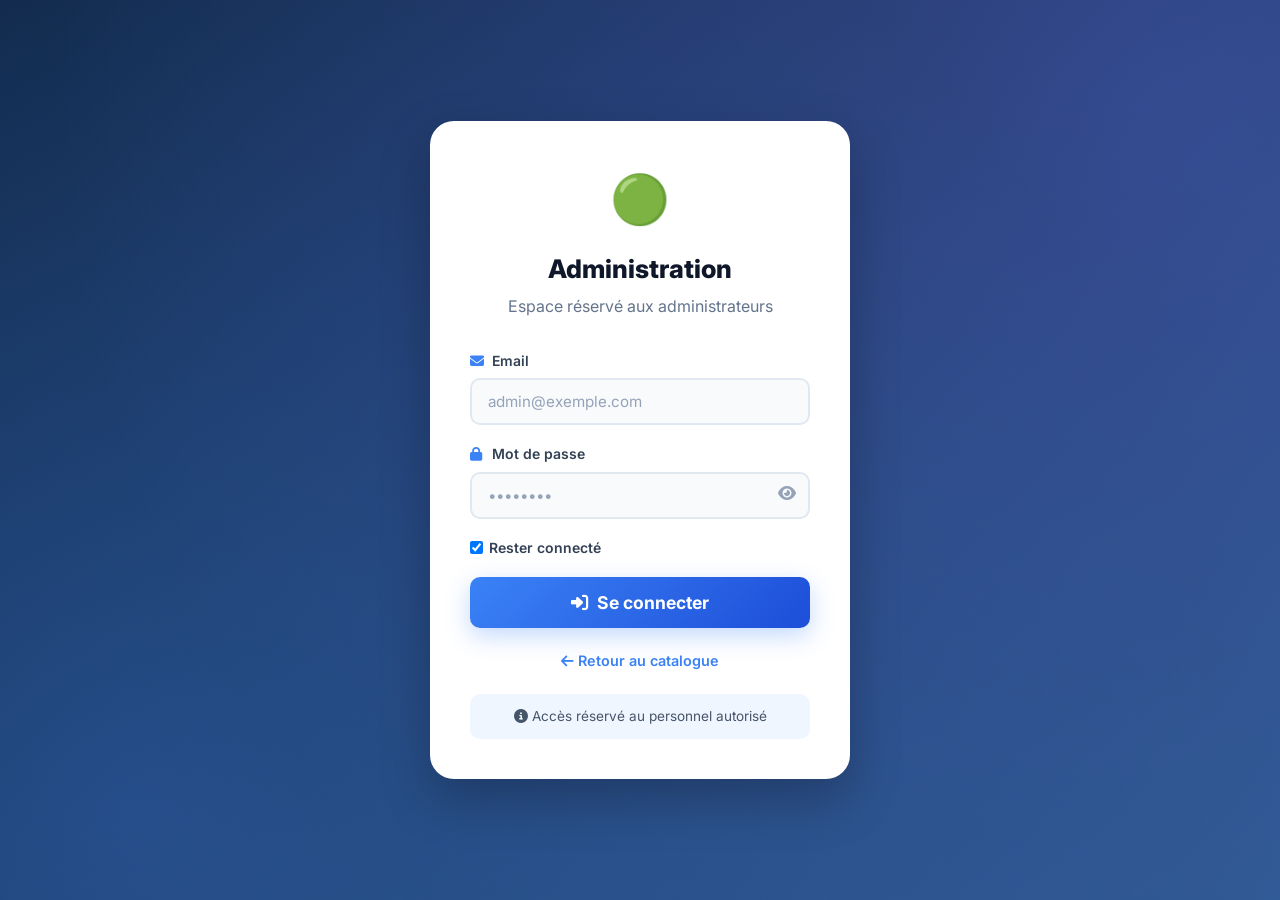
<file: admin.html>
<!DOCTYPE html>
<html lang="fr">
<head>
    <meta charset="UTF-8">
    <meta name="viewport" content="width=device-width, initial-scale=1.0">
    <title>Administration - MOKAMBO PARKING AUTO ONLINE 🟢</title>
    <link rel="stylesheet" href="styles.css">
    <link rel="stylesheet" href="https://cdnjs.cloudflare.com/ajax/libs/font-awesome/6.5.1/css/all.min.css">
</head>
<body>
    <nav class="navbar">
        <div class="nav-container">
            <div class="logo">
                <span class="logo-icon">🟢</span>
                <div class="logo-text">
                    <h1>MOKAMBO PARKING</h1>
                    <span class="logo-subtitle">ADMINISTRATION</span>
                </div>
            </div>
            <div class="nav-links">
                <div id="userInfo" class="user-info-badge"></div>
                <a href="index.html"><i class="fas fa-store"></i> Site</a>
                <a href="admin.html" class="active"><i class="fas fa-cogs"></i> Admin</a>
                <a href="#" onclick="auth.logout()" class="logout-btn"><i class="fas fa-sign-out-alt"></i></a>
            </div>
        </div>
    </nav>

    <div id="adminContent">
        <div id="sessionCheck" class="session-error" style="display: none;">
            <div class="container">
                <i class="fas fa-lock"></i>
                <h2>Accès non autorisé</h2>
                <p>Vous devez être connecté pour accéder à cette page.</p>
                <a href="login.html" class="btn-primary">Se connecter</a>
            </div>
        </div>

        <div id="adminDashboard">
            <section class="admin-section">
                <div class="container">
                    <div class="admin-tabs">
                        <button class="tab-btn active" onclick="switchTab('articles')"><i class="fas fa-car"></i> Articles</button>
                        <button class="tab-btn" onclick="switchTab('orders')"><i class="fas fa-shopping-cart"></i> Commandes <span id="ordersBadge" class="tab-badge" style="display: none;">0</span></button>
                        <button class="tab-btn" onclick="switchTab('users')" id="usersTabBtn" style="display: none;"><i class="fas fa-users"></i> Utilisateurs</button>
                        <button class="tab-btn" onclick="switchTab('settings')"><i class="fas fa-cog"></i> Paramètres</button>
                        <button class="tab-btn" onclick="switchTab('password')"><i class="fas fa-key"></i> Mot de passe</button>
                        <button class="tab-btn refresh-btn" id="refreshSiteBtn" onclick="forceRefreshSite()" title="Forcer la mise à jour pour tous les visiteurs"><i class="fas fa-sync-alt"></i> Actualiser le site</button>
                    </div>

                    <!-- Onglet Articles -->
                    <div id="articlesTab" class="tab-content active">
                        <div class="admin-card-form">
                            <h3 id="formTitle"><i class="fas fa-plus-circle"></i> Ajouter un article</h3>
                            <form id="itemForm">
                                <input type="hidden" id="itemId">
                                <div class="form-row">
                                    <div class="form-group">
                                        <label><i class="fas fa-tag"></i> Titre de l'article *</label>
                                        <input type="text" id="itemTitle" required placeholder="Ex: Toyota Corolla 2022">
                                    </div>
                                    <div class="form-group">
                                        <label><i class="fas fa-list"></i> Catégorie *</label>
                                        <select id="itemCategory" required>
                                            <option value="voiture">🚗 Voiture</option>
                                            <option value="moto">🏍️ Moto</option>
                                            <option value="autre">🔧 Autre</option>
                                        </select>
                                    </div>
                                </div>
                                <div class="form-group">
                                    <label><i class="fas fa-money-bill-wave"></i> Prix en Franc Congolais (FC) *</label>
                                    <input type="number" id="itemPrice" required placeholder="Ex: 13500000">
                                    <small>Le prix en USD sera calculé automatiquement</small>
                                </div>
                                
                                <!-- Section Images Multiples -->
                                <div class="form-group">
                                    <label><i class="fas fa-images"></i> Images de l'article * (Ajoutez plusieurs images pour le diaporama)</label>
                                    <div class="images-upload-container">
                                        <div class="image-upload-row">
                                            <input type="text" class="image-url-input" placeholder="Collez l'URL de l'image (Facebook, Instagram, Telegram, ou lien direct .jpg/.png)">
                                            <button type="button" class="btn-add-image" onclick="addImageField()">
                                                <i class="fas fa-plus"></i> Ajouter une image
                                            </button>
                                        </div>
                                        <div id="additionalImages"></div>
                                        <small>
                                            ✅ URLs acceptées : 
                                            <strong>Facebook</strong> (fbcdn.net), 
                                            <strong>Instagram</strong> (cdninstagram.com), 
                                            <strong>Telegram</strong> (t.me),
                                            <strong>Images directes</strong> (.jpg, .jpeg, .png, .gif, .webp),
                                            <strong>Google Drive</strong>, <strong>Imgur</strong>, <strong>Unsplash</strong>
                                        </small>
                                    </div>
                                </div>
                                
                                <!-- Prévisualisation -->
                                <div class="form-group">
                                    <label><i class="fas fa-eye"></i> Aperçu des images</label>
                                    <div id="imagesPreview" class="images-preview-grid">
                                        <p style="color: #94a3b8;">Aucune image à afficher</p>
                                    </div>
                                </div>
                                
                                <div class="form-group">
                                    <label><i class="fas fa-align-left"></i> Description *</label>
                                    <textarea id="itemDescription" rows="4" required placeholder="Description détaillée du véhicule (état, kilométrage, options, etc.)"></textarea>
                                </div>
                                <div class="form-group">
                                    <label><i class="fas fa-info-circle"></i> Statut</label>
                                    <select id="itemStatus">
                                        <option value="disponible">✅ Disponible</option>
                                        <option value="vendu">❌ Vendu</option>
                                    </select>
                                </div>
                                <div class="form-actions">
                                    <button type="submit" class="btn-primary" id="saveBtn"><i class="fas fa-save"></i> Enregistrer</button>
                                    <button type="button" class="btn-secondary" onclick="resetForm()"><i class="fas fa-times"></i> Annuler</button>
                                </div>
                            </form>
                        </div>
                        
                        <h3 style="margin-bottom: 20px;"><i class="fas fa-list-ul"></i> Articles en ligne</h3>
                        <div id="adminItemsList" class="admin-grid"></div>
                    </div>

                    <!-- Onglet Commandes -->
                    <div id="ordersTab" class="tab-content">
                        <div class="orders-stats-bar">
                            <div class="stat-item stat-pending"><i class="fas fa-clock"></i> En attente: <strong id="pendingCount">0</strong></div>
                            <div class="stat-item stat-processed"><i class="fas fa-check-circle"></i> Traitées: <strong id="processedCount">0</strong></div>
                            <div class="stat-item stat-cancelled"><i class="fas fa-times-circle"></i> Annulées: <strong id="cancelledCount">0</strong></div>
                        </div>
                        <div id="ordersList" class="orders-list"></div>
                    </div>

                    <!-- Onglet Utilisateurs -->
                    <div id="usersTab" class="tab-content">
                        <div class="admin-card-form">
                            <h3><i class="fas fa-user-plus"></i> Ajouter un utilisateur</h3>
                            <form id="userForm">
                                <div class="form-row">
                                    <div class="form-group">
                                        <label><i class="fas fa-user"></i> Nom complet</label>
                                        <input type="text" id="newUserName" required placeholder="Nom complet">
                                    </div>
                                    <div class="form-group">
                                        <label><i class="fas fa-envelope"></i> Email</label>
                                        <input type="email" id="newUserEmail" required placeholder="email@exemple.com">
                                    </div>
                                </div>
                                <div class="form-row">
                                    <div class="form-group">
                                        <label><i class="fas fa-lock"></i> Mot de passe</label>
                                        <input type="password" id="newUserPassword" required placeholder="Mot de passe sécurisé">
                                    </div>
                                    <div class="form-group">
                                        <label><i class="fas fa-user-tag"></i> Rôle</label>
                                        <select id="newUserRole" required>
                                            <option value="admin">👑 Administrateur</option>
                                            <option value="editor">✏️ Éditeur</option>
                                        </select>
                                    </div>
                                </div>
                                <button type="submit" class="btn-primary"><i class="fas fa-user-plus"></i> Ajouter l'utilisateur</button>
                            </form>
                        </div>
                        <div id="usersList" class="admin-grid"></div>
                    </div>

                    <!-- Onglet Paramètres -->
                    <div id="settingsTab" class="tab-content">
                        <div class="admin-card-form">
                            <h3><i class="fas fa-cog"></i> Paramètres du site</h3>
                            <div class="settings-group">
                                <h4><i class="fas fa-money-bill-wave"></i> Taux de change</h4>
                                <p>Taux actuel : <strong>1 USD = <span id="currentRate">2700</span> FC</strong></p>
                                <div class="form-group">
                                    <label>Nouveau taux (1 USD = X FC)</label>
                                    <input type="number" id="exchangeRate" value="2700">
                                    <button onclick="updateExchangeRate()" class="btn-primary" style="margin-top:10px;"><i class="fas fa-sync"></i> Mettre à jour</button>
                                </div>
                            </div>
                            <div class="settings-group">
                                <h4><i class="fas fa-globe"></i> Devise par défaut</h4>
                                <select id="defaultCurrency" onchange="changeDefaultCurrency()">
                                    <option value="CDF">🇨🇩 Franc Congolais (FC)</option>
                                    <option value="USD">🇺🇸 Dollar Américain ($)</option>
                                </select>
                            </div>
                            <div class="settings-group">
                                <h4><i class="fas fa-address-book"></i> Contacts</h4>
                                <p><i class="fas fa-phone"></i> +243 992 292 032</p>
                                <p><i class="fas fa-envelope"></i> mwansaestime@gmail.com</p>
                            </div>
                        </div>
                    </div>

                    <!-- Onglet Mot de passe -->
                    <div id="passwordTab" class="tab-content">
                        <div class="admin-card-form">
                            <h3><i class="fas fa-key"></i> Changer le mot de passe</h3>
                            <form id="passwordForm">
                                <div class="form-group">
                                    <label>Mot de passe actuel</label>
                                    <input type="password" id="currentPassword" required>
                                </div>
                                <div class="form-group">
                                    <label>Nouveau mot de passe (min. 8 caractères)</label>
                                    <input type="password" id="newPassword" required minlength="8">
                                </div>
                                <div class="form-group">
                                    <label>Confirmer le nouveau mot de passe</label>
                                    <input type="password" id="confirmPassword" required>
                                </div>
                                <button type="submit" class="btn-primary"><i class="fas fa-save"></i> Changer le mot de passe</button>
                            </form>
                        </div>
                    </div>
                </div>
            </section>
        </div>
    </div>

    <script src="auth.js"></script>
    <script src="currency.js"></script>
    <script src="realtime.js"></script>
    <script src="admin.js"></script>
</body>
</html>
</file>
<file: styles.css>
/* ============================================
   MOKAMBO PARKING AUTO ONLINE 🟢
   Design Bleu Foncé Professionnel
   Styles Complets - Version Finale
   ============================================ */

@import url('https://fonts.googleapis.com/css2?family=Inter:wght@300;400;500;600;700;800;900&display=swap');

:root {
    /* Bleu foncé moderne */
    --primary: #3b82f6;
    --primary-dark: #1d4ed8;
    --primary-light: #60a5fa;
    --primary-bg: #eff6ff;
    
    --secondary: #6366f1;
    --secondary-dark: #4f46e5;
    
    --accent: #0ea5e9;
    --accent-dark: #0284c7;
    
    --success: #10b981;
    --success-dark: #059669;
    --success-bg: #ecfdf5;
    --danger: #ef4444;
    --danger-dark: #dc2626;
    --danger-bg: #fef2f2;
    --warning: #f59e0b;
    --warning-dark: #d97706;
    --warning-bg: #fffbeb;
    --info: #3b82f6;
    --info-dark: #2563eb;
    --info-bg: #eff6ff;
    
    --gray-50: #f8fafc;
    --gray-100: #f1f5f9;
    --gray-200: #e2e8f0;
    --gray-300: #cbd5e1;
    --gray-400: #94a3b8;
    --gray-500: #64748b;
    --gray-600: #475569;
    --gray-700: #334155;
    --gray-800: #1e293b;
    --gray-900: #0f172a;
    
    --gradient-primary: linear-gradient(135deg, #3b82f6, #1d4ed8);
    --gradient-hero: linear-gradient(135deg, #0f2440 0%, #1e3a5f 50%, #2d5a8e 100%);
    --gradient-dark: linear-gradient(135deg, #0f172a, #1e293b);
    
    --shadow-sm: 0 1px 3px rgba(0,0,0,0.12);
    --shadow-md: 0 4px 12px rgba(0,0,0,0.15);
    --shadow-lg: 0 10px 30px rgba(0,0,0,0.2);
    --shadow-xl: 0 20px 50px rgba(0,0,0,0.25);
    --shadow-colored: 0 8px 25px rgba(59,130,246,0.3);
    
    --radius-sm: 6px;
    --radius-md: 10px;
    --radius-lg: 16px;
    --radius-xl: 20px;
    --radius-2xl: 24px;
    --radius-full: 9999px;
    
    --font: 'Inter', -apple-system, BlinkMacSystemFont, sans-serif;
    --transition-fast: 150ms cubic-bezier(0.4, 0, 0.2, 1);
    --transition: 250ms cubic-bezier(0.4, 0, 0.2, 1);
    --transition-slow: 350ms cubic-bezier(0.4, 0, 0.2, 1);
}

* { margin: 0; padding: 0; box-sizing: border-box; }

html { scroll-behavior: smooth; font-size: 16px; }

body {
    font-family: var(--font);
    background: var(--gray-50);
    color: var(--gray-900);
    line-height: 1.6;
    -webkit-font-smoothing: antialiased;
    -moz-osx-font-smoothing: grayscale;
    overflow-x: hidden;
}

::-webkit-scrollbar { width: 8px; height: 8px; }
::-webkit-scrollbar-track { background: var(--gray-100); }
::-webkit-scrollbar-thumb { background: var(--primary); border-radius: 4px; }
::-webkit-scrollbar-thumb:hover { background: var(--primary-dark); }
::selection { background: var(--primary-light); color: white; }

a { color: var(--primary); text-decoration: none; transition: color var(--transition-fast); }
a:hover { color: var(--primary-dark); }
img { max-width: 100%; height: auto; display: block; }

/* ========== NAVBAR ========== */
.navbar {
    background: rgba(15, 23, 42, 0.97);
    backdrop-filter: blur(20px);
    -webkit-backdrop-filter: blur(20px);
    border-bottom: 1px solid rgba(255,255,255,0.08);
    position: sticky;
    top: 0;
    z-index: 200;
    box-shadow: 0 4px 20px rgba(0,0,0,0.3);
}

.nav-container {
    max-width: 1280px;
    margin: 0 auto;
    padding: 0 24px;
    display: flex;
    justify-content: space-between;
    align-items: center;
    height: 70px;
    gap: 20px;
}

.logo { display: flex; align-items: center; gap: 12px; flex-shrink: 0; }
.logo-icon { font-size: 2rem; animation: pulse 3s ease-in-out infinite; }

@keyframes pulse {
    0%, 100% { transform: scale(1); }
    50% { transform: scale(1.12); }
}

.logo-text h1 {
    font-size: 1.1rem;
    font-weight: 800;
    color: white;
    letter-spacing: -0.5px;
    line-height: 1.2;
}
.logo-subtitle {
    font-size: 0.7rem;
    color: var(--primary-light);
    letter-spacing: 2px;
    font-weight: 600;
}

.nav-links { display: flex; gap: 6px; align-items: center; }
.nav-links a {
    color: rgba(255,255,255,0.85);
    text-decoration: none;
    padding: 10px 18px;
    border-radius: var(--radius-full);
    font-weight: 500;
    font-size: 0.875rem;
    transition: all var(--transition);
    display: flex;
    align-items: center;
    gap: 6px;
    white-space: nowrap;
}
.nav-links a:hover, .nav-links a.active {
    background: var(--gradient-primary);
    color: white;
    transform: translateY(-2px);
    box-shadow: var(--shadow-colored);
}

.cart-nav-btn { position: relative; }
.cart-badge {
    position: absolute;
    top: -4px;
    right: -4px;
    background: var(--danger);
    color: white;
    min-width: 20px;
    height: 20px;
    border-radius: 50%;
    font-size: 0.7rem;
    font-weight: 700;
    display: flex;
    align-items: center;
    justify-content: center;
    border: 2px solid rgba(15,23,42,0.97);
    padding: 0 4px;
}

.admin-link { background: rgba(255,255,255,0.1); border: 1px solid rgba(255,255,255,0.1); }
.logout-btn { background: rgba(239,68,68,0.2); }
.logout-btn:hover { background: var(--danger) !important; }

.user-info-badge {
    display: flex;
    align-items: center;
    gap: 6px;
    background: rgba(59,130,246,0.2);
    color: white;
    padding: 6px 14px;
    border-radius: var(--radius-full);
    font-size: 0.8rem;
    font-weight: 600;
    border: 1px solid rgba(59,130,246,0.3);
}
.badge-role {
    background: var(--primary);
    padding: 2px 8px;
    border-radius: var(--radius-full);
    font-size: 0.65rem;
    text-transform: uppercase;
    letter-spacing: 0.5px;
}

/* ========== HERO BANNER ========== */
.hero-banner {
    background: var(--gradient-hero);
    color: white;
    padding: 60px 0;
    text-align: center;
    position: relative;
    overflow: hidden;
}
.hero-overlay {
    position: absolute;
    inset: 0;
    background: radial-gradient(circle at 30% 70%, rgba(59,130,246,0.3) 0%, transparent 50%),
                radial-gradient(circle at 70% 30%, rgba(99,102,241,0.3) 0%, transparent 50%);
    animation: rotate 25s linear infinite;
}
@keyframes rotate { from { transform: rotate(0deg); } to { transform: rotate(360deg); } }

.hero-content { position: relative; z-index: 1; }
.hero-badge {
    display: inline-block;
    background: rgba(16,185,129,0.2);
    padding: 8px 20px;
    border-radius: var(--radius-full);
    font-weight: 600;
    font-size: 0.9rem;
    margin-bottom: 20px;
    border: 1px solid rgba(16,185,129,0.4);
}
.hero-content h2 { font-size: 2.5rem; font-weight: 900; margin-bottom: 12px; text-shadow: 0 2px 10px rgba(0,0,0,0.3); }
.hero-content p { font-size: 1.2rem; opacity: 0.9; margin-bottom: 30px; }
.hero-stats { display: flex; gap: 30px; justify-content: center; flex-wrap: wrap; }
.hero-stat {
    display: flex;
    align-items: center;
    gap: 8px;
    background: rgba(255,255,255,0.1);
    padding: 10px 20px;
    border-radius: var(--radius-full);
    font-size: 0.9rem;
    backdrop-filter: blur(10px);
}

/* ========== CURRENCY BAR ========== */
.currency-bar {
    background: white;
    border-bottom: 1px solid var(--gray-200);
    padding: 10px 0;
}
.currency-bar-content {
    display: flex;
    align-items: center;
    justify-content: flex-end;
    gap: 20px;
    flex-wrap: wrap;
}
.currency-label { font-weight: 600; color: var(--gray-600); font-size: 0.875rem; }
.currency-bar select {
    padding: 8px 30px 8px 14px;
    border: 2px solid var(--gray-200);
    border-radius: var(--radius-full);
    font-weight: 600;
    color: var(--primary);
    cursor: pointer;
    appearance: none;
    -webkit-appearance: none;
    background: white url("data:image/svg+xml,%3Csvg xmlns='http://www.w3.org/2000/svg' width='12' height='12' viewBox='0 0 12 12'%3E%3Cpath fill='%233b82f6' d='M6 8L1 3h10z'/%3E%3C/svg%3E") no-repeat right 10px center;
    font-size: 0.875rem;
}
.currency-bar select:focus { outline: none; border-color: var(--primary); box-shadow: 0 0 0 3px rgba(59,130,246,0.1); }
.contact-info { color: var(--gray-500); font-size: 0.875rem; display: flex; align-items: center; gap: 6px; }

/* ========== CONTAINER ========== */
.container { max-width: 1280px; margin: 0 auto; padding: 0 24px; }

/* ========== FILTER SECTION ========== */
.filter-section {
    background: white;
    padding: 24px 0;
    box-shadow: var(--shadow-sm);
    position: sticky;
    top: 70px;
    z-index: 100;
    border-bottom: 1px solid var(--gray-100);
}
.search-box {
    display: flex;
    gap: 10px;
    margin-bottom: 16px;
    position: relative;
}
.search-icon { position: absolute; left: 16px; top: 50%; transform: translateY(-50%); color: var(--gray-400); z-index: 1; }
.search-box input {
    flex: 1;
    padding: 14px 20px 14px 44px;
    border: 2px solid var(--gray-200);
    border-radius: var(--radius-full);
    font-size: 1rem;
    transition: all var(--transition);
    background: var(--gray-50);
    font-family: var(--font);
}
.search-box input:focus { outline: none; border-color: var(--primary); box-shadow: 0 0 0 4px rgba(59,130,246,0.08); background: white; }
.search-box input::placeholder { color: var(--gray-400); }
.search-btn {
    padding: 14px 28px;
    background: var(--gradient-primary);
    color: white;
    border: none;
    border-radius: var(--radius-full);
    cursor: pointer;
    font-weight: 600;
    font-size: 0.95rem;
    transition: all var(--transition);
    box-shadow: var(--shadow-colored);
    font-family: var(--font);
    white-space: nowrap;
}
.search-btn:hover { transform: translateY(-2px); box-shadow: 0 12px 30px rgba(59,130,246,0.4); }
.search-btn:active { transform: translateY(0); }

.filter-buttons { display: flex; gap: 8px; flex-wrap: wrap; }
.filter-btn {
    padding: 10px 22px;
    border: 2px solid var(--gray-200);
    background: white;
    color: var(--gray-600);
    border-radius: var(--radius-full);
    cursor: pointer;
    font-weight: 600;
    font-size: 0.875rem;
    transition: all var(--transition);
    font-family: var(--font);
    display: flex;
    align-items: center;
    gap: 6px;
}
.filter-btn:hover { border-color: var(--primary); color: var(--primary); background: var(--primary-bg); }
.filter-btn.active { background: var(--gradient-primary); color: white; border-color: transparent; box-shadow: var(--shadow-md); }

/* ========== CATALOGUE ========== */
.catalogue-section { padding: 48px 0; }
.section-header { text-align: center; margin-bottom: 40px; }
.section-header h2 { font-size: 2rem; font-weight: 800; color: var(--gray-900); margin-bottom: 8px; }
.section-header p { color: var(--gray-500); font-size: 1.1rem; }

.items-grid {
    display: grid;
    grid-template-columns: repeat(auto-fill, minmax(330px, 1fr));
    gap: 28px;
}

/* ========== ITEM CARD ========== */
.item-card {
    background: white;
    border-radius: var(--radius-xl);
    overflow: hidden;
    box-shadow: var(--shadow-sm);
    transition: all var(--transition);
    border: 1px solid var(--gray-100);
    display: flex;
    flex-direction: column;
}
.item-card:hover { transform: translateY(-6px); box-shadow: var(--shadow-xl); border-color: var(--primary-light); }

/* ========== DIAPORAMA ========== */
.item-image-slider {
    position: relative;
    height: 240px;
    overflow: hidden;
    background: var(--gray-100);
}
.slider-container {
    position: relative;
    width: 100%;
    height: 100%;
}
.slider-slide {
    position: absolute;
    top: 0;
    left: 0;
    width: 100%;
    height: 100%;
    opacity: 0;
    transition: opacity 0.5s ease;
}
.slider-slide.active { opacity: 1; z-index: 1; }
.slider-slide img {
    width: 100%;
    height: 100%;
    object-fit: cover;
}

.slider-btn {
    position: absolute;
    top: 50%;
    transform: translateY(-50%);
    background: rgba(0, 0, 0, 0.5);
    color: white;
    border: none;
    width: 36px;
    height: 36px;
    border-radius: 50%;
    cursor: pointer;
    z-index: 10;
    display: flex;
    align-items: center;
    justify-content: center;
    font-size: 0.9rem;
    transition: all 0.3s ease;
    opacity: 0;
    backdrop-filter: blur(4px);
}
.item-card:hover .slider-btn { opacity: 1; }
.slider-btn:hover { background: rgba(0, 0, 0, 0.8); transform: translateY(-50%) scale(1.1); }
.slider-prev { left: 12px; }
.slider-next { right: 12px; }

.slider-dots {
    position: absolute;
    bottom: 40px;
    left: 50%;
    transform: translateX(-50%);
    display: flex;
    gap: 6px;
    z-index: 10;
}
.slider-dot {
    width: 8px;
    height: 8px;
    border-radius: 50%;
    background: rgba(255, 255, 255, 0.5);
    cursor: pointer;
    transition: all 0.3s ease;
}
.slider-dot.active { background: white; transform: scale(1.3); box-shadow: 0 0 6px rgba(0, 0, 0, 0.3); }

.slider-counter {
    position: absolute;
    bottom: 12px;
    right: 12px;
    background: rgba(0, 0, 0, 0.6);
    color: white;
    padding: 4px 10px;
    border-radius: 20px;
    font-size: 0.75rem;
    font-weight: 600;
    z-index: 10;
    backdrop-filter: blur(4px);
}

.item-status {
    position: absolute;
    top: 14px;
    right: 14px;
    padding: 6px 14px;
    border-radius: var(--radius-full);
    font-weight: 700;
    font-size: 0.75rem;
    text-transform: uppercase;
    z-index: 5;
    backdrop-filter: blur(8px);
    box-shadow: var(--shadow-sm);
}
.status-available { background: rgba(16,185,129,0.9); color: white; }
.status-sold { background: rgba(239,68,68,0.9); color: white; }

.item-views {
    position: absolute;
    top: 14px;
    left: 14px;
    background: rgba(0,0,0,0.6);
    backdrop-filter: blur(8px);
    color: white;
    padding: 6px 12px;
    border-radius: var(--radius-full);
    font-size: 0.75rem;
    z-index: 5;
}

/* ========== ITEM DETAILS ========== */
.item-details { padding: 20px 24px; flex: 1; display: flex; flex-direction: column; }
.item-category {
    display: inline-flex;
    align-items: center;
    gap: 4px;
    padding: 5px 12px;
    background: var(--primary-bg);
    color: var(--primary-dark);
    border-radius: var(--radius-full);
    font-size: 0.75rem;
    font-weight: 700;
    text-transform: uppercase;
    margin-bottom: 12px;
    align-self: flex-start;
}
.item-details h3 { font-size: 1.2rem; font-weight: 700; margin-bottom: 8px; color: var(--gray-900); line-height: 1.3; }
.item-price { margin-bottom: 12px; }
.price-amount { font-size: 1.5rem; font-weight: 800; color: var(--primary); display: block; line-height: 1.2; }
.item-price small { color: var(--gray-400); font-size: 0.8rem; font-weight: 500; }
.item-description {
    color: var(--gray-600);
    margin-bottom: 16px;
    font-size: 0.9rem;
    line-height: 1.7;
    display: -webkit-box;
    -webkit-line-clamp: 3;
    -webkit-box-orient: vertical;
    overflow: hidden;
    flex: 1;
}
.item-actions { display: flex; gap: 8px; margin-top: auto; }

.btn-order {
    flex: 1;
    padding: 13px 20px;
    background: var(--gradient-primary);
    color: white;
    border: none;
    border-radius: var(--radius-md);
    font-weight: 700;
    cursor: pointer;
    transition: all var(--transition);
    font-family: var(--font);
    font-size: 0.95rem;
    display: flex;
    align-items: center;
    justify-content: center;
    gap: 6px;
    box-shadow: var(--shadow-colored);
}
.btn-order:hover { transform: translateY(-2px); box-shadow: 0 12px 30px rgba(59,130,246,0.4); }
.btn-order:active { transform: translateY(0); }

.btn-details {
    width: 46px;
    padding: 13px;
    background: var(--accent);
    color: white;
    border: none;
    border-radius: var(--radius-md);
    cursor: pointer;
    transition: all var(--transition);
    font-size: 1.1rem;
    display: flex;
    align-items: center;
    justify-content: center;
}
.btn-details:hover { background: var(--accent-dark); transform: translateY(-2px); box-shadow: var(--shadow-sm); }

/* ========== MODAL ========== */
.modal {
    display: none;
    position: fixed;
    inset: 0;
    background: rgba(0,0,0,0.6);
    backdrop-filter: blur(6px);
    z-index: 400;
    align-items: center;
    justify-content: center;
    padding: 20px;
}
.modal-content {
    background: white;
    padding: 36px;
    border-radius: var(--radius-2xl);
    max-width: 500px;
    width: 100%;
    animation: modalSlideIn 0.4s cubic-bezier(0.68, -0.55, 0.265, 1.55);
    box-shadow: var(--shadow-xl);
    max-height: 90vh;
    overflow-y: auto;
    position: relative;
}
@keyframes modalSlideIn {
    from { opacity: 0; transform: translateY(-40px) scale(0.95); }
    to { opacity: 1; transform: translateY(0) scale(1); }
}

.modal-header { text-align: center; margin-bottom: 24px; }
.modal-icon { font-size: 2.5rem; color: var(--primary); margin-bottom: 12px; display: block; }
.modal-header h2 { font-size: 1.5rem; font-weight: 800; color: var(--gray-900); }
.close {
    position: absolute;
    top: 16px;
    right: 20px;
    font-size: 1.8rem;
    cursor: pointer;
    color: var(--gray-400);
    transition: all var(--transition);
    width: 36px;
    height: 36px;
    display: flex;
    align-items: center;
    justify-content: center;
    border-radius: 50%;
    z-index: 5;
}
.close:hover { color: var(--danger); background: var(--danger-bg); transform: rotate(90deg); }

.order-preview { margin-bottom: 20px; }
.preview-card {
    display: flex;
    gap: 14px;
    align-items: center;
    background: var(--gray-50);
    padding: 14px;
    border-radius: var(--radius-md);
    border: 1px solid var(--gray-100);
}
.preview-price { color: var(--primary); font-weight: 700; font-size: 1.1rem; }

/* ========== FORMS ========== */
.form-group { margin-bottom: 18px; }
.form-group label {
    display: flex;
    align-items: center;
    gap: 6px;
    margin-bottom: 6px;
    font-weight: 600;
    color: var(--gray-700);
    font-size: 0.875rem;
}
.form-group label i { color: var(--primary); width: 16px; }
.form-group input,
.form-group select,
.form-group textarea {
    width: 100%;
    padding: 12px 16px;
    border: 2px solid var(--gray-200);
    border-radius: var(--radius-md);
    font-size: 0.95rem;
    transition: all var(--transition);
    background: var(--gray-50);
    font-family: var(--font);
    color: var(--gray-900);
}
.form-group input:focus,
.form-group select:focus,
.form-group textarea:focus {
    outline: none;
    border-color: var(--primary);
    box-shadow: 0 0 0 4px rgba(59,130,246,0.08);
    background: white;
}
.form-group input::placeholder,
.form-group textarea::placeholder { color: var(--gray-400); }
.form-group textarea { resize: vertical; min-height: 100px; }
.form-group small { display: block; margin-top: 4px; color: var(--gray-500); font-size: 0.8rem; }

.form-row { display: grid; grid-template-columns: 1fr 1fr; gap: 18px; }
.form-actions { display: flex; gap: 12px; margin-top: 24px; }

.btn-primary {
    padding: 13px 28px;
    background: var(--gradient-primary);
    color: white;
    border: none;
    border-radius: var(--radius-md);
    font-weight: 700;
    cursor: pointer;
    transition: all var(--transition);
    font-family: var(--font);
    box-shadow: var(--shadow-colored);
    display: inline-flex;
    align-items: center;
    gap: 6px;
}
.btn-primary:hover { transform: translateY(-2px); box-shadow: 0 12px 30px rgba(59,130,246,0.4); }
.btn-primary:active { transform: translateY(0); }

.btn-secondary {
    padding: 13px 28px;
    background: var(--gray-200);
    color: var(--gray-700);
    border: none;
    border-radius: var(--radius-md);
    font-weight: 600;
    cursor: pointer;
    transition: all var(--transition);
    font-family: var(--font);
}
.btn-secondary:hover { background: var(--gray-300); transform: translateY(-2px); }

.btn-submit-order {
    width: 100%;
    padding: 15px;
    background: var(--gradient-primary);
    color: white;
    border: none;
    border-radius: var(--radius-md);
    font-size: 1.1rem;
    font-weight: 700;
    cursor: pointer;
    transition: all var(--transition);
    font-family: var(--font);
    box-shadow: var(--shadow-colored);
    margin-top: 10px;
    display: flex;
    align-items: center;
    justify-content: center;
    gap: 8px;
}
.btn-submit-order:hover { transform: translateY(-2px); box-shadow: 0 12px 30px rgba(59,130,246,0.4); }

/* ========== IMAGES UPLOAD (ADMIN) ========== */
.images-upload-container {
    background: var(--gray-50);
    padding: 20px;
    border-radius: var(--radius-lg);
    border: 2px dashed var(--gray-300);
}
.image-upload-row {
    display: flex;
    gap: 10px;
    align-items: center;
    margin-bottom: 10px;
}
.image-upload-row input { flex: 1; }
.btn-add-image {
    padding: 12px 20px;
    background: var(--primary);
    color: white;
    border: none;
    border-radius: var(--radius-md);
    cursor: pointer;
    font-weight: 600;
    font-size: 0.85rem;
    transition: all var(--transition);
    white-space: nowrap;
    font-family: var(--font);
}
.btn-add-image:hover { background: var(--primary-dark); transform: translateY(-2px); box-shadow: var(--shadow-sm); }

.btn-remove-image {
    padding: 12px 16px;
    background: var(--danger);
    color: white;
    border: none;
    border-radius: var(--radius-md);
    cursor: pointer;
    font-weight: 600;
    font-size: 0.85rem;
    transition: all var(--transition);
    white-space: nowrap;
    font-family: var(--font);
}
.btn-remove-image:hover { background: var(--danger-dark); }

.images-preview-grid {
    display: grid;
    grid-template-columns: repeat(auto-fill, minmax(150px, 1fr));
    gap: 12px;
    margin-top: 12px;
}
.preview-image-item {
    position: relative;
    border-radius: var(--radius-md);
    overflow: hidden;
    aspect-ratio: 4/3;
    background: var(--gray-100);
    border: 2px solid var(--gray-200);
}
.preview-image-item img { width: 100%; height: 100%; object-fit: cover; display: none; }
.preview-image-number {
    position: absolute;
    top: 8px;
    left: 8px;
    background: rgba(0, 0, 0, 0.7);
    color: white;
    width: 24px;
    height: 24px;
    border-radius: 50%;
    display: flex;
    align-items: center;
    justify-content: center;
    font-size: 0.75rem;
    font-weight: 700;
}
.preview-error {
    display: flex;
    flex-direction: column;
    align-items: center;
    justify-content: center;
    height: 100%;
    padding: 10px;
    text-align: center;
    color: var(--danger);
}
.preview-error i { font-size: 1.5rem; margin-bottom: 4px; }
.preview-error small { font-size: 0.7rem; color: var(--gray-500); word-break: break-all; }

.image-count-badge {
    position: absolute;
    bottom: 12px;
    left: 12px;
    background: rgba(0, 0, 0, 0.7);
    color: white;
    padding: 4px 10px;
    border-radius: 20px;
    font-size: 0.75rem;
    font-weight: 600;
    z-index: 5;
    backdrop-filter: blur(4px);
}

.admin-card-image {
    position: relative;
    height: 200px;
    overflow: hidden;
    background: var(--gray-100);
}
.admin-card-image img { width: 100%; height: 100%; object-fit: cover; }

/* ========== ADMIN SECTION ========== */
.admin-section { padding: 40px 0; }
.admin-tabs {
    display: flex;
    gap: 6px;
    margin-bottom: 30px;
    background: white;
    padding: 8px;
    border-radius: var(--radius-xl);
    box-shadow: var(--shadow-sm);
    overflow-x: auto;
    border: 1px solid var(--gray-100);
    flex-wrap: nowrap;
}
.tab-btn {
    padding: 12px 22px;
    border: none;
    background: transparent;
    color: var(--gray-500);
    border-radius: var(--radius-lg);
    cursor: pointer;
    font-weight: 600;
    font-size: 0.875rem;
    transition: all var(--transition);
    white-space: nowrap;
    font-family: var(--font);
    display: flex;
    align-items: center;
    gap: 6px;
}
.tab-btn:hover { background: var(--gray-50); color: var(--primary); }
.tab-btn.active { background: var(--gradient-primary); color: white; box-shadow: var(--shadow-md); }
.tab-badge {
    background: var(--danger);
    color: white;
    padding: 2px 8px;
    border-radius: var(--radius-full);
    font-size: 0.7rem;
    font-weight: 700;
}

.tab-content { display: none; animation: fadeIn 0.4s ease; }
.tab-content.active { display: block; }
@keyframes fadeIn { from { opacity: 0; transform: translateY(10px); } to { opacity: 1; transform: translateY(0); } }

.admin-card-form {
    background: white;
    padding: 30px;
    border-radius: var(--radius-xl);
    box-shadow: var(--shadow-md);
    margin-bottom: 30px;
    border: 1px solid var(--gray-100);
}
.admin-card-form h3 {
    font-size: 1.3rem;
    margin-bottom: 24px;
    padding-bottom: 16px;
    border-bottom: 2px solid var(--gray-100);
    color: var(--gray-900);
    font-weight: 700;
}

.admin-grid { display: grid; grid-template-columns: repeat(auto-fill, minmax(300px, 1fr)); gap: 24px; }

.admin-card {
    background: white;
    border-radius: var(--radius-xl);
    overflow: hidden;
    box-shadow: var(--shadow-sm);
    transition: all var(--transition);
    border: 1px solid var(--gray-100);
}
.admin-card:hover { box-shadow: var(--shadow-lg); transform: translateY(-4px); }
.admin-card img { width: 100%; height: 200px; object-fit: cover; background: var(--gray-100); }
.admin-card-content { padding: 20px; }
.admin-card h4 { font-size: 1.1rem; font-weight: 700; margin-bottom: 8px; color: var(--gray-900); }
.admin-price { font-size: 1.3rem; font-weight: 800; color: var(--primary); }
.admin-price-secondary { font-size: 0.85rem; color: var(--gray-400); margin-bottom: 8px; }
.admin-meta { display: flex; gap: 6px; margin: 10px 0; flex-wrap: wrap; }
.admin-date { color: var(--gray-400); font-size: 0.8rem; margin: 6px 0; }

.badge {
    padding: 4px 10px;
    border-radius: var(--radius-full);
    font-size: 0.7rem;
    font-weight: 700;
    text-transform: uppercase;
    letter-spacing: 0.3px;
}
.badge-voiture { background: #eff6ff; color: #1d4ed8; }
.badge-moto { background: #fef2f2; color: #dc2626; }
.badge-autre { background: #f1f5f9; color: #475569; }
.badge-disponible { background: #ecfdf5; color: #059669; }
.badge-vendu { background: #fef2f2; color: #dc2626; }

.admin-card-actions { display: flex; gap: 8px; margin-top: 12px; }
.btn-edit, .btn-delete {
    flex: 1;
    padding: 10px;
    border: none;
    border-radius: var(--radius-sm);
    cursor: pointer;
    font-weight: 600;
    font-size: 0.85rem;
    transition: all var(--transition);
    font-family: var(--font);
    display: flex;
    align-items: center;
    justify-content: center;
    gap: 4px;
}
.btn-edit { background: var(--warning); color: white; }
.btn-edit:hover { background: var(--warning-dark); transform: translateY(-1px); }
.btn-delete { background: var(--danger); color: white; }
.btn-delete:hover { background: var(--danger-dark); transform: translateY(-1px); }

/* ========== USER CARD ========== */
.user-card { text-align: center; padding: 24px; }
.user-avatar { font-size: 3.5rem; color: var(--primary); margin-bottom: 12px; }
.admin-badge {
    background: linear-gradient(135deg, var(--warning), var(--warning-dark));
    color: white;
    padding: 8px;
    border-radius: var(--radius-md);
    margin-top: 12px;
    font-weight: 700;
    font-size: 0.85rem;
    display: flex;
    align-items: center;
    justify-content: center;
    gap: 6px;
}

/* ========== ORDERS ========== */
.orders-stats-bar {
    display: grid;
    grid-template-columns: repeat(auto-fit, minmax(180px, 1fr));
    gap: 14px;
    margin-bottom: 24px;
}
.stat-item {
    background: white;
    padding: 16px 20px;
    border-radius: var(--radius-lg);
    box-shadow: var(--shadow-sm);
    font-weight: 600;
    font-size: 0.9rem;
    text-align: center;
    display: flex;
    align-items: center;
    justify-content: center;
    gap: 8px;
}
.stat-pending { border-left: 4px solid var(--warning); }
.stat-processed { border-left: 4px solid var(--success); }
.stat-cancelled { border-left: 4px solid var(--danger); }

.orders-list { display: flex; flex-direction: column; gap: 16px; }

.order-card-admin {
    background: white;
    border-radius: var(--radius-xl);
    padding: 24px;
    box-shadow: var(--shadow-sm);
    border: 1px solid var(--gray-100);
    transition: all var(--transition);
}
.order-card-admin:hover { box-shadow: var(--shadow-md); }
.order-card-header {
    display: flex;
    justify-content: space-between;
    align-items: center;
    margin-bottom: 16px;
    padding-bottom: 14px;
    border-bottom: 1px solid var(--gray-100);
}
.order-number { font-weight: 700; color: var(--primary); }
.order-date { color: var(--gray-400); font-size: 0.8rem; margin-left: 12px; }
.order-status { padding: 5px 14px; border-radius: var(--radius-full); font-weight: 700; font-size: 0.75rem; text-transform: uppercase; }
.status-new { background: var(--warning-bg); color: var(--warning-dark); }
.status-processed { background: var(--success-bg); color: var(--success-dark); }
.status-cancelled { background: var(--danger-bg); color: var(--danger-dark); }

.order-card-body { display: grid; gap: 14px; }
.order-item-info {
    display: flex;
    gap: 14px;
    align-items: center;
    background: var(--gray-50);
    padding: 14px;
    border-radius: var(--radius-md);
}
.order-item-info img { width: 80px; height: 60px; object-fit: cover; border-radius: var(--radius-sm); }
.order-price { color: var(--primary); font-weight: 700; font-size: 1.1rem; }
.order-customer-info { display: grid; gap: 6px; }
.order-customer-info p { font-size: 0.85rem; color: var(--gray-600); }
.order-customer-info i { color: var(--primary); width: 18px; }

.order-card-actions { display: flex; gap: 8px; margin-top: 14px; padding-top: 14px; border-top: 1px solid var(--gray-100); flex-wrap: wrap; }
.btn-process, .btn-cancel, .btn-contact, .btn-delete-order {
    padding: 9px 16px;
    border: none;
    border-radius: var(--radius-sm);
    cursor: pointer;
    font-weight: 600;
    font-size: 0.8rem;
    transition: all var(--transition);
    font-family: var(--font);
    display: flex;
    align-items: center;
    gap: 4px;
}
.btn-process { background: var(--success); color: white; }
.btn-process:hover { background: var(--success-dark); }
.btn-cancel { background: var(--warning); color: var(--gray-900); }
.btn-cancel:hover { background: var(--warning-dark); color: white; }
.btn-contact { background: var(--accent); color: white; }
.btn-contact:hover { background: var(--accent-dark); }
.btn-delete-order { background: var(--danger); color: white; }
.btn-delete-order:hover { background: var(--danger-dark); }

/* ========== SETTINGS ========== */
.settings-group {
    margin-bottom: 28px;
    padding-bottom: 24px;
    border-bottom: 1px solid var(--gray-100);
}
.settings-group:last-child { border-bottom: none; margin-bottom: 0; padding-bottom: 0; }
.settings-group h4 { font-size: 1.1rem; margin-bottom: 14px; color: var(--gray-900); font-weight: 700; }

/* ========== REFRESH BUTTON ========== */
.refresh-btn {
    background: rgba(16,185,129,0.1) !important;
    color: var(--success) !important;
    border: 1px solid rgba(16,185,129,0.3) !important;
    margin-left: auto !important;
}
.refresh-btn:hover { background: var(--success) !important; color: white !important; }

/* ========== SESSION ERROR ========== */
.session-error { text-align: center; padding: 100px 20px; }
.session-error i { font-size: 5rem; color: var(--danger); margin-bottom: 20px; display: block; }
.session-error h2 { font-size: 1.8rem; margin-bottom: 12px; color: var(--gray-900); }

/* ========== EMPTY STATE ========== */
.empty-state { text-align: center; padding: 60px 20px; color: var(--gray-400); }
.empty-state i { font-size: 4rem; margin-bottom: 16px; display: block; }
.empty-state h3 { margin-bottom: 8px; color: var(--gray-600); }

/* ========== NO RESULTS ========== */
.no-results { text-align: center; padding: 60px 20px; color: var(--gray-400); }
.no-results i { font-size: 4rem; margin-bottom: 16px; display: block; opacity: 0.5; }
.no-results h3 { margin-bottom: 8px; color: var(--gray-600); }

/* ========== UPDATE NOTIFICATION BADGE ========== */
.update-notification-badge {
    position: fixed;
    top: 20px;
    left: 50%;
    transform: translateX(-50%) translateY(-120px);
    background: var(--gradient-primary);
    color: white;
    padding: 14px 24px;
    border-radius: var(--radius-full);
    box-shadow: var(--shadow-xl);
    z-index: 600;
    display: flex;
    align-items: center;
    gap: 12px;
    font-weight: 600;
    font-size: 0.95rem;
    transition: transform 0.4s cubic-bezier(0.68, -0.55, 0.265, 1.55);
    cursor: default;
    white-space: nowrap;
}
.update-notification-badge.show { transform: translateX(-50%) translateY(0); }
.update-notification-badge button {
    background: rgba(255, 255, 255, 0.2);
    color: white;
    border: 1px solid rgba(255, 255, 255, 0.3);
    padding: 6px 14px;
    border-radius: var(--radius-full);
    cursor: pointer;
    font-weight: 600;
    font-size: 0.85rem;
    transition: all 0.3s ease;
    font-family: var(--font);
}
.update-notification-badge button:hover { background: rgba(255, 255, 255, 0.3); transform: scale(1.05); }

/* ========== TOAST NOTIFICATION ========== */
.toast-notification {
    position: fixed;
    bottom: 30px;
    left: 50%;
    transform: translateX(-50%) translateY(100px);
    background: var(--gray-900);
    color: white;
    padding: 14px 24px;
    border-radius: var(--radius-full);
    box-shadow: var(--shadow-xl);
    z-index: 700;
    display: flex;
    align-items: center;
    gap: 10px;
    font-weight: 600;
    font-size: 0.9rem;
    transition: transform 0.4s cubic-bezier(0.68, -0.55, 0.265, 1.55);
    white-space: nowrap;
}
.toast-notification.show { transform: translateX(-50%) translateY(0); }
.toast-success { background: linear-gradient(135deg, #059669, #10b981); }
.toast-error { background: linear-gradient(135deg, #dc2626, #ef4444); }
.toast-info { background: linear-gradient(135deg, #2563eb, #3b82f6); }

/* ========== NOTIFICATION (LEGACY) ========== */
.notification {
    position: fixed;
    top: 24px;
    right: 24px;
    padding: 16px 24px;
    border-radius: var(--radius-lg);
    color: white;
    font-weight: 600;
    z-index: 500;
    animation: slideInRight 0.5s ease;
    box-shadow: var(--shadow-xl);
    display: none;
    font-size: 0.9rem;
    backdrop-filter: blur(10px);
    max-width: 400px;
}
.notification-success { background: linear-gradient(135deg, var(--success), var(--success-dark)); }
.notification-error { background: linear-gradient(135deg, var(--danger), var(--danger-dark)); }
@keyframes slideInRight {
    from { transform: translateX(120%); opacity: 0; }
    to { transform: translateX(0); opacity: 1; }
}

/* ========== CART FLOAT ========== */
.cart-float {
    position: fixed;
    bottom: 30px;
    right: 30px;
    background: var(--gradient-primary);
    color: white;
    width: 58px;
    height: 58px;
    border-radius: 50%;
    display: flex;
    align-items: center;
    justify-content: center;
    cursor: pointer;
    box-shadow: 0 8px 30px rgba(59,130,246,0.5);
    z-index: 300;
    transition: all var(--transition);
    border: 3px solid white;
    font-size: 1.3rem;
}
.cart-float:hover { transform: scale(1.1); box-shadow: 0 12px 35px rgba(59,130,246,0.6); }
.cart-float span {
    position: absolute;
    top: -6px;
    right: -6px;
    background: var(--danger);
    color: white;
    min-width: 24px;
    height: 24px;
    border-radius: 50%;
    display: flex;
    align-items: center;
    justify-content: center;
    font-size: 0.7rem;
    font-weight: 700;
    border: 3px solid white;
    padding: 0 5px;
}

/* ========== CONNECTION STATUS ========== */
.connection-status {
    position: fixed;
    bottom: 20px;
    left: 20px;
    display: flex;
    align-items: center;
    gap: 8px;
    background: white;
    padding: 8px 16px;
    border-radius: var(--radius-full);
    box-shadow: var(--shadow-md);
    font-size: 0.8rem;
    font-weight: 600;
    z-index: 100;
    color: var(--gray-600);
}
.connection-dot {
    width: 10px;
    height: 10px;
    border-radius: 50%;
    background: var(--success);
    animation: pulse-dot 2s infinite;
}
@keyframes pulse-dot {
    0%, 100% { opacity: 1; }
    50% { opacity: 0.5; }
}

/* ========== LOGIN PAGE ========== */
.login-page { background: var(--gradient-hero); min-height: 100vh; }
.login-container {
    min-height: 100vh;
    display: flex;
    align-items: center;
    justify-content: center;
    padding: 20px;
    position: relative;
    overflow: hidden;
}
.login-container::before {
    content: '';
    position: absolute;
    width: 200%;
    height: 200%;
    background: radial-gradient(circle at 30% 70%, rgba(59,130,246,0.3) 0%, transparent 50%),
                radial-gradient(circle at 70% 30%, rgba(99,102,241,0.3) 0%, transparent 50%);
    animation: rotate 25s linear infinite;
}

.login-box {
    background: white;
    padding: 40px;
    border-radius: var(--radius-2xl);
    box-shadow: var(--shadow-xl);
    width: 100%;
    max-width: 420px;
    animation: modalSlideIn 0.5s ease;
    position: relative;
    z-index: 1;
}
.login-header { text-align: center; margin-bottom: 30px; }
.login-logo { font-size: 3rem; animation: pulse 3s infinite; display: block; }
.login-header h2 { font-size: 1.6rem; font-weight: 800; margin: 12px 0 4px; color: var(--gray-900); }
.login-header p { color: var(--gray-500); }

.toggle-password {
    position: absolute;
    right: 14px;
    top: 38px;
    cursor: pointer;
    color: var(--gray-400);
    transition: color var(--transition-fast);
}
.toggle-password:hover { color: var(--primary); }
.remember-me { display: flex; align-items: center; gap: 8px; cursor: pointer; font-size: 0.9rem; }
.remember-me input { width: auto; }

.btn-login {
    width: 100%;
    padding: 15px;
    background: var(--gradient-primary);
    color: white;
    border: none;
    border-radius: var(--radius-md);
    font-size: 1.1rem;
    font-weight: 700;
    cursor: pointer;
    transition: all var(--transition);
    font-family: var(--font);
    box-shadow: var(--shadow-colored);
    display: flex;
    align-items: center;
    justify-content: center;
    gap: 8px;
    margin-top: 10px;
}
.btn-login:hover { transform: translateY(-2px); box-shadow: 0 12px 30px rgba(59,130,246,0.4); }

.login-error {
    background: var(--danger-bg);
    color: var(--danger-dark);
    padding: 10px 14px;
    border-radius: var(--radius-md);
    margin-top: 12px;
    display: none;
    font-weight: 600;
    font-size: 0.85rem;
    border: 1px solid rgba(239,68,68,0.2);
    text-align: center;
}
.login-footer { text-align: center; margin-top: 20px; }
.login-footer a { color: var(--primary); font-weight: 600; font-size: 0.9rem; }
.login-info {
    background: var(--info-bg);
    padding: 12px;
    border-radius: var(--radius-md);
    margin-top: 20px;
    text-align: center;
    font-size: 0.85rem;
    color: var(--gray-600);
}

/* ========== FOOTER ========== */
.footer {
    background: var(--gradient-dark);
    color: white;
    padding: 40px 0 20px;
    margin-top: 60px;
}
.footer-content {
    display: grid;
    grid-template-columns: repeat(auto-fit, minmax(200px, 1fr));
    gap: 30px;
    margin-bottom: 30px;
}
.footer-brand h3 { font-size: 1.1rem; margin: 8px 0; color: white; }
.footer-brand p { opacity: 0.7; font-size: 0.9rem; }
.footer-logo { font-size: 2rem; }
.footer-contact h4, .footer-social h4 { margin-bottom: 12px; font-size: 1rem; color: white; }
.footer-contact p { opacity: 0.8; margin: 6px 0; font-size: 0.9rem; }
.footer-contact i { margin-right: 8px; color: var(--primary-light); }
.social-links { display: flex; gap: 12px; }
.social-links a {
    width: 40px;
    height: 40px;
    border-radius: 50%;
    background: rgba(255,255,255,0.1);
    color: white;
    display: flex;
    align-items: center;
    justify-content: center;
    transition: all var(--transition);
    font-size: 1.1rem;
}
.social-links a:hover { background: var(--primary); transform: translateY(-3px); }
.footer-bottom {
    text-align: center;
    padding-top: 20px;
    border-top: 1px solid rgba(255,255,255,0.1);
    font-size: 0.85rem;
    opacity: 0.7;
}

/* ========== RESPONSIVE ========== */
@media (max-width: 1024px) {
    .items-grid { grid-template-columns: repeat(auto-fill, minmax(280px, 1fr)); gap: 20px; }
    .admin-grid { grid-template-columns: repeat(auto-fill, minmax(280px, 1fr)); }
    .hero-content h2 { font-size: 2rem; }
}

@media (max-width: 768px) {
    .nav-container { flex-direction: column; height: auto; padding: 12px; gap: 10px; }
    .nav-links { flex-wrap: wrap; justify-content: center; gap: 4px; }
    .nav-links a { padding: 8px 14px; font-size: 0.8rem; }
    
    .hero-banner { padding: 40px 0; }
    .hero-content h2 { font-size: 1.6rem; }
    .hero-content p { font-size: 1rem; }
    .hero-stats { gap: 15px; }
    .hero-stat { padding: 8px 16px; font-size: 0.8rem; }
    
    .search-box { flex-direction: column; }
    .search-btn { width: 100%; justify-content: center; }
    
    .items-grid { grid-template-columns: 1fr; }
    .item-image-slider { height: 200px; }
    
    .form-row { grid-template-columns: 1fr; }
    .form-actions { flex-direction: column; }
    
    .modal-content { padding: 24px; margin: 10px; }
    
    .admin-tabs { padding: 6px; gap: 4px; }
    .tab-btn { padding: 10px 16px; font-size: 0.8rem; }
    
    .order-card-header { flex-direction: column; gap: 10px; align-items: flex-start; }
    .order-card-actions { flex-direction: column; }
    .order-item-info { flex-direction: column; text-align: center; }
    
    .orders-stats-bar { grid-template-columns: 1fr; }
    
    .cart-float { width: 48px; height: 48px; bottom: 20px; right: 20px; font-size: 1.1rem; }
    .connection-status { bottom: 10px; left: 10px; font-size: 0.7rem; padding: 6px 12px; }
    
    .update-notification-badge {
        font-size: 0.8rem;
        padding: 12px 18px;
        gap: 8px;
        white-space: normal;
        text-align: center;
        max-width: 90%;
        flex-wrap: wrap;
        justify-content: center;
    }
    .toast-notification {
        font-size: 0.8rem;
        padding: 12px 18px;
        max-width: 90%;
        white-space: normal;
        text-align: center;
    }
    
    .footer-content { grid-template-columns: 1fr; text-align: center; }
    .social-links { justify-content: center; }
    
    .login-box { padding: 28px 20px; }
    
    .images-preview-grid { grid-template-columns: repeat(auto-fill, minmax(120px, 1fr)); }
    .image-upload-row { flex-direction: column; }
    .btn-add-image, .btn-remove-image { width: 100%; text-align: center; justify-content: center; }
}

@media (max-width: 480px) {
    .hero-content h2 { font-size: 1.3rem; }
    .hero-stats { flex-direction: column; align-items: center; }
    .admin-grid { grid-template-columns: 1fr; }
    .section-header h2 { font-size: 1.5rem; }
    .item-details h3 { font-size: 1.1rem; }
    .price-amount { font-size: 1.3rem; }
}

/* ========== UTILITAIRES ========== */
.text-center { text-align: center; }
.text-right { text-align: right; }
.font-bold { font-weight: 700; }
.font-semibold { font-weight: 600; }
.hidden { display: none; }
.flex { display: flex; }
.flex-col { flex-direction: column; }
.items-center { align-items: center; }
.justify-center { justify-content: center; }
.justify-between { justify-content: space-between; }
.gap-1 { gap: 0.5rem; }
.gap-2 { gap: 1rem; }
.gap-3 { gap: 1.5rem; }
.w-full { width: 100%; }
.mt-1 { margin-top: 0.5rem; }
.mt-2 { margin-top: 1rem; }
.mt-3 { margin-top: 1.5rem; }
.mt-4 { margin-top: 2rem; }
.mb-1 { margin-bottom: 0.5rem; }
.mb-2 { margin-bottom: 1rem; }
.mb-3 { margin-bottom: 1.5rem; }
.mb-4 { margin-bottom: 2rem; }
.rounded { border-radius: var(--radius-md); }
.rounded-lg { border-radius: var(--radius-lg); }
.rounded-full { border-radius: var(--radius-full); }
.shadow { box-shadow: var(--shadow-sm); }
.shadow-md { box-shadow: var(--shadow-md); }
.shadow-lg { box-shadow: var(--shadow-lg); }
</file>
